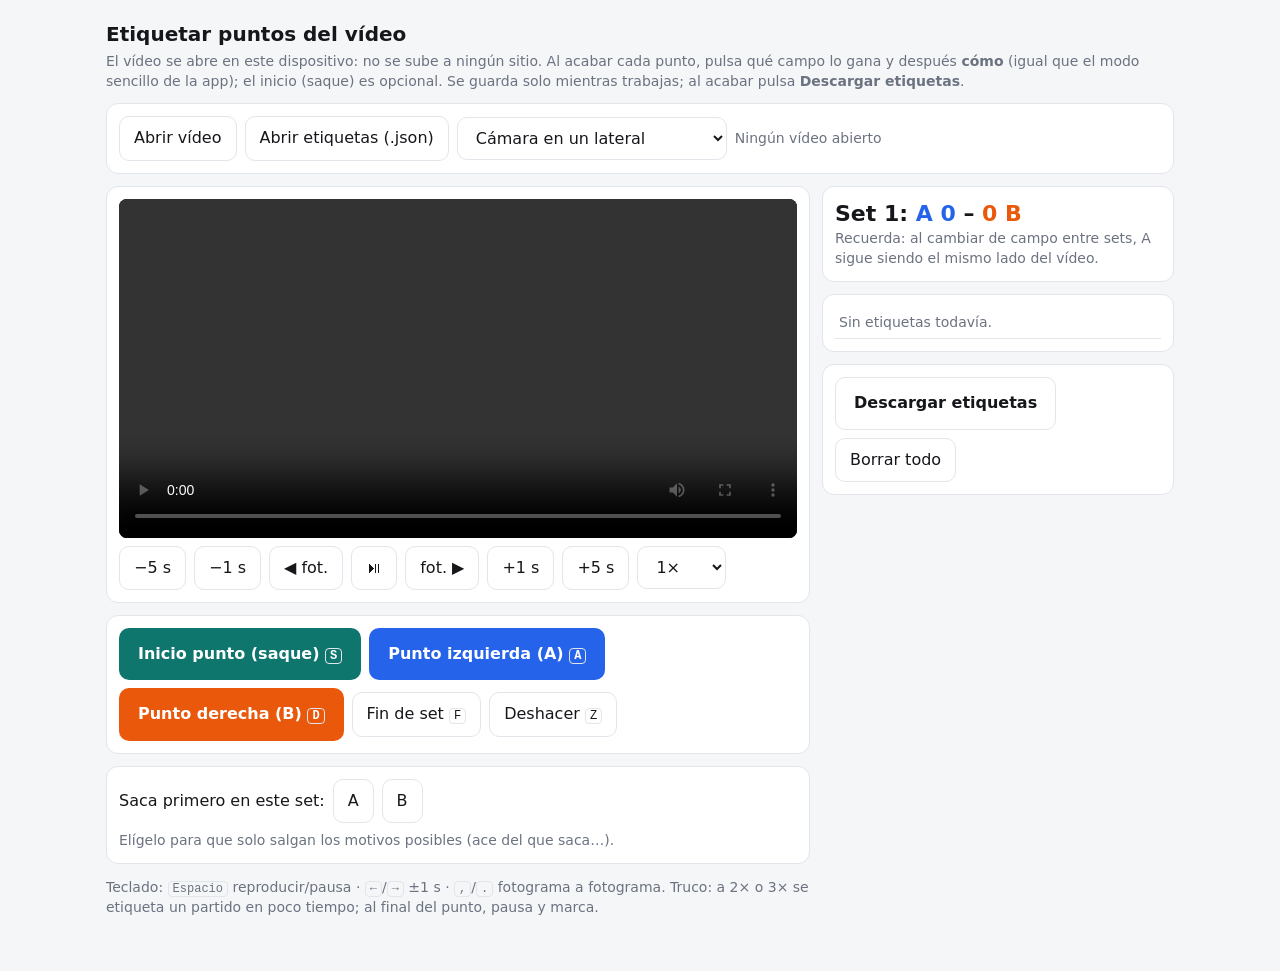
<file: video/etiquetar/index.html>
<!doctype html>
<html lang="es">
<head>
<meta charset="utf-8">
<meta name="viewport" content="width=device-width, initial-scale=1">
<title>Etiquetar puntos</title>
<style>
  :root { --bg:#f5f6f8; --card:#fff; --text:#15171a; --muted:#6b7280; --line:#e2e5ea; --a:#2563eb; --b:#ea580c; --accent:#0f766e; }
  @media (prefers-color-scheme: dark) { :root { --bg:#111317; --card:#1b1e24; --text:#eef0f3; --muted:#9aa1ad; --line:#2c313a; --a:#60a5fa; --b:#fb923c; --accent:#2dd4bf; } }
  * { box-sizing: border-box; }
  body { margin:0; font:16px/1.4 system-ui, -apple-system, sans-serif; background:var(--bg); color:var(--text); }
  main { max-width:1100px; margin:0 auto; padding:12px 16px 40px; }
  h1 { font-size:20px; margin:8px 0 4px; }
  p.hint { color:var(--muted); margin:0 0 12px; font-size:14px; }
  .card { background:var(--card); border:1px solid var(--line); border-radius:12px; padding:12px; margin-bottom:12px; }
  .row { display:flex; flex-wrap:wrap; gap:8px; align-items:center; }
  video { width:100%; max-height:60vh; background:#000; border-radius:8px; display:block; }
  button, select, label.file { font:inherit; padding:10px 14px; border-radius:10px; border:1px solid var(--line); background:var(--card); color:var(--text); cursor:pointer; }
  button:active { transform:scale(.97); }
  .big { font-weight:600; padding:14px 18px; }
  .pa { background:var(--a); color:#fff; border-color:transparent; }
  .pb { background:var(--b); color:#fff; border-color:transparent; }
  .start { background:var(--accent); color:#fff; border-color:transparent; }
  .score { font-size:22px; font-weight:700; font-variant-numeric:tabular-nums; }
  .score .a { color:var(--a); } .score .b { color:var(--b); }
  .muted { color:var(--muted); font-size:14px; }
  ol { margin:0; padding-left:0; list-style:none; max-height:40vh; overflow:auto; }
  li { display:flex; gap:8px; align-items:center; padding:6px 4px; border-bottom:1px solid var(--line); font-variant-numeric:tabular-nums; }
  li .t { cursor:pointer; text-decoration:underline; min-width:78px; }
  li .x { margin-left:auto; padding:4px 10px; }
  kbd { border:1px solid var(--line); border-radius:4px; padding:0 4px; font-size:12px; }
  input[type=file] { display:none; }
  .reason { padding:12px 14px; }
  [data-serve].sel { background:var(--accent); color:#fff; border-color:transparent; }
  .grid { display:grid; grid-template-columns: 1fr; gap:12px; }
  @media (min-width: 900px) { .grid { grid-template-columns: 2fr 1fr; } }
</style>
</head>
<body>
<main>
  <h1>Etiquetar puntos del vídeo</h1>
  <p class="hint">El vídeo se abre en este dispositivo: no se sube a ningún sitio. Al acabar cada punto, pulsa qué campo lo gana y después <b>cómo</b> (igual que el modo sencillo de la app); el inicio (saque) es opcional. Se guarda solo mientras trabajas; al acabar pulsa <b>Descargar etiquetas</b>.</p>

  <div class="card row">
    <label class="file">Abrir vídeo<input type="file" id="file" accept="video/*"></label>
    <label class="file">Abrir etiquetas (.json)<input type="file" id="load" accept="application/json,.json"></label>
    <select id="view" aria-label="Posición de la cámara">
      <option value="lateral">Cámara en un lateral</option>
      <option value="fondo">Cámara detrás de un fondo</option>
    </select>
    <span class="muted" id="name">Ningún vídeo abierto</span>
  </div>

  <div class="grid">
    <div>
      <div class="card">
        <video id="video" playsinline controls></video>
        <div class="row" style="margin-top:8px">
          <button data-seek="-5">−5 s</button>
          <button data-seek="-1">−1 s</button>
          <button data-seek="-0.0333">◀ fot.</button>
          <button id="play">⏯</button>
          <button data-seek="0.0333">fot. ▶</button>
          <button data-seek="1">+1 s</button>
          <button data-seek="5">+5 s</button>
          <select id="rate" aria-label="Velocidad">
            <option value="0.5">0,5×</option><option value="1" selected>1×</option>
            <option value="1.5">1,5×</option><option value="2">2×</option><option value="3">3×</option>
          </select>
        </div>
      </div>
      <div class="card row">
        <button class="big start" id="bStart">Inicio punto (saque) <kbd>S</kbd></button>
        <button class="big pa" id="bA">Punto A <kbd>A</kbd></button>
        <button class="big pb" id="bB">Punto B <kbd>D</kbd></button>
        <button id="bSet">Fin de set <kbd>F</kbd></button>
        <button id="bUndo">Deshacer <kbd>Z</kbd></button>
      </div>
      <div class="card row" id="serveRow">
        <span>Saca primero en este set:</span>
        <button data-serve="A">A</button>
        <button data-serve="B">B</button>
        <span class="muted" id="serveInfo"></span>
      </div>
      <div class="card" id="reasons" hidden>
        <div id="reasonTitle" style="font-weight:600;margin-bottom:8px"></div>
        <div class="row" id="reasonButtons"></div>
      </div>
      <p class="muted">Teclado: <kbd>Espacio</kbd> reproducir/pausa · <kbd>←</kbd>/<kbd>→</kbd> ±1 s · <kbd>,</kbd>/<kbd>.</kbd> fotograma a fotograma. Truco: a 2× o 3× se etiqueta un partido en poco tiempo; al final del punto, pausa y marca.</p>
    </div>
    <div>
      <div class="card">
        <div class="score" id="score"></div>
        <div class="muted" id="sides"></div>
      </div>
      <div class="card">
        <ol id="list"></ol>
      </div>
      <div class="card row">
        <button id="export" class="big">Descargar etiquetas</button>
        <button id="clear">Borrar todo</button>
      </div>
    </div>
  </div>
</main>
<script>
const $ = (s) => document.querySelector(s);
const video = $('#video');
let state = { video: null, view: 'lateral', events: [] };
let key = null;

const SIDE_NAMES = {
  lateral: { A: 'A (campo izquierdo)', B: 'B (campo derecho)' },
  fondo: { A: 'A (campo cercano)', B: 'B (campo lejano)' },
};

function save() {
  if (!key) return;
  try { localStorage.setItem(key, JSON.stringify(state)); } catch { /* sin almacenamiento */ }
}

function fmt(t) {
  const m = Math.floor(t / 60);
  return `${m}:${(t - m * 60).toFixed(1).padStart(4, '0')}`;
}

// Motivos del punto (los mismos que el modo sencillo de la app).
const REASONS = [
  { id: 'ace', label: 'Ace', own: true },
  { id: 'ataque', label: 'Ataque', own: true },
  { id: 'bloqueo', label: 'Bloqueo', own: true },
  { id: 'error_saque', label: 'Error de saque', own: false },
  { id: 'error', label: 'Error', own: false },
  { id: 'extra', label: '+1 (no sé)', own: null },
  // Etiquetas de versiones anteriores (solo para mostrarlas).
  { id: 'error_ataque', label: 'Error de ataque', own: false, legacy: true },
  { id: 'error_recepcion', label: 'Error de recepción/defensa', own: false, legacy: true },
];
let pending = null; // punto marcado a falta de elegir el motivo

// Quién saca en el momento actual del vídeo: el primero del set o el que ganó el punto anterior.
function serverAt(t) {
  let server = state.firstServe?.[1] ?? null;
  let set = 1;
  for (const e of state.events) {
    if (e.t > t) break;
    if (e.type === 'set') { set++; server = state.firstServe?.[set] ?? null; }
    else if (e.type === 'point') server = e.side;
  }
  return { server, set };
}

function add(type, side, extra = {}) {
  if (!state.video) return alert('Abre primero el vídeo.');
  state.events.push({ t: Math.round(video.currentTime * 100) / 100, type, ...(side ? { side } : {}), ...extra });
  state.events.sort((a, b) => a.t - b.t);
  save();
  render();
}

function askReason(side) {
  if (!state.video) return alert('Abre primero el vídeo.');
  video.pause();
  pending = { side, t: Math.round(video.currentTime * 100) / 100 };
  const { server } = serverAt(pending.t);
  const other = side === 'A' ? 'B' : 'A';
  const list = REASONS.filter((r) => !r.legacy && (!server || (r.id === 'ace' ? server === side : r.id === 'error_saque' ? server === other : true)));
  $('#reasonTitle').textContent = `Punto ${side}: ¿cómo? (teclas 1-${list.length}, Esc cancela)`;
  $('#reasonButtons').innerHTML = list.map((r, i) => `<button class="reason ${side === 'A' ? 'pa' : 'pb'}" data-how="${r.id}">${i + 1}. ${r.own === false ? `${r.label} de ${other}` : r.label}</button>`).join('')
    + '<button data-how="">Cancelar</button>';
  $('#reasons').hidden = false;
}

function chooseReason(how) {
  if (!pending) return;
  if (how !== null && how !== '') {
    state.events.push({ t: pending.t, type: 'point', side: pending.side, how });
    state.events.sort((a, b) => a.t - b.t);
    save();
  }
  pending = null;
  $('#reasons').hidden = true;
  render();
}

function render() {
  const names = SIDE_NAMES[state.view];
  $('#bA').firstChild.textContent = `Punto ${state.view === 'lateral' ? 'izquierda' : 'cerca'} (A) `;
  $('#bB').firstChild.textContent = `Punto ${state.view === 'lateral' ? 'derecha' : 'lejos'} (B) `;
  $('#view').value = state.view;
  // Marcador por sets.
  let set = 1, a = 0, b = 0;
  const sets = [];
  const rows = state.events.map((e, i) => {
    let label;
    if (e.type === 'point') {
      e.side === 'A' ? a++ : b++;
      const r = REASONS.find((x) => x.id === e.how);
      label = `Punto ${names[e.side]} · ${a}-${b}${r ? ` · ${r.own === false ? `${r.label} de ${e.side === 'A' ? 'B' : 'A'}` : r.label}` : ''}`;
    } else if (e.type === 'start') {
      label = 'Inicio de punto';
    } else {
      sets.push(`${a}-${b}`);
      label = `Fin del set ${set} (${a}-${b})`;
      set++; a = 0; b = 0;
    }
    return `<li><span class="t" data-t="${e.t}">${fmt(e.t)}</span><span>${label}</span><button class="x" data-del="${i}" aria-label="Borrar">✕</button></li>`;
  });
  $('#list').innerHTML = rows.reverse().join('') || '<li class="muted">Sin etiquetas todavía.</li>';
  $('#score').innerHTML = `Set ${set}: <span class="a">A ${a}</span> – <span class="b">${b} B</span>`;
  $('#sides').textContent = sets.length ? `Sets anteriores: ${sets.join(', ')}` : 'Recuerda: al cambiar de campo entre sets, A sigue siendo el mismo lado del vídeo.';
  const first = state.firstServe?.[set] ?? null;
  document.querySelectorAll('[data-serve]').forEach((b) => b.classList.toggle('sel', b.dataset.serve === first));
  const now = serverAt(video.currentTime || 0).server;
  $('#serveInfo').textContent = first ? `Ahora saca ${now ?? '?'}` : 'Elígelo para que solo salgan los motivos posibles (ace del que saca…).';
}

$('#file').addEventListener('change', (ev) => {
  const f = ev.target.files[0];
  if (!f) return;
  video.src = URL.createObjectURL(f);
  key = `voley-etiquetas:${f.name}:${f.size}`;
  let saved = null;
  try { saved = JSON.parse(localStorage.getItem(key)); } catch { /* nada guardado */ }
  state = saved || { video: f.name, view: state.view, events: [] };
  state.video = f.name;
  $('#name').textContent = `${f.name}${saved ? ' · etiquetas recuperadas' : ''}`;
  render();
});

$('#load').addEventListener('change', async (ev) => {
  const f = ev.target.files[0];
  if (!f) return;
  try {
    const data = JSON.parse(await f.text());
    state.events = (data.events || []).sort((a, b) => a.t - b.t);
    state.view = data.view || state.view;
    save();
    render();
  } catch { alert('El archivo no es un JSON de etiquetas válido.'); }
});

$('#view').addEventListener('change', (e) => { state.view = e.target.value; save(); render(); });
$('#rate').addEventListener('change', (e) => { video.playbackRate = Number(e.target.value); });
$('#play').addEventListener('click', () => (video.paused ? video.play() : video.pause()));
document.querySelectorAll('[data-seek]').forEach((b) => b.addEventListener('click', () => {
  video.currentTime = Math.max(0, video.currentTime + Number(b.dataset.seek));
}));
$('#bStart').addEventListener('click', () => add('start'));
$('#bA').addEventListener('click', () => askReason('A'));
$('#bB').addEventListener('click', () => askReason('B'));
$('#reasonButtons').addEventListener('click', (e) => {
  const b = e.target.closest('[data-how]');
  if (b) chooseReason(b.dataset.how);
});
document.querySelectorAll('[data-serve]').forEach((b) => b.addEventListener('click', () => {
  const { set } = serverAt(video.currentTime || 0);
  state.firstServe = { ...(state.firstServe || {}), [set]: b.dataset.serve };
  save();
  render();
}));
$('#bSet').addEventListener('click', () => add('set'));
$('#bUndo').addEventListener('click', () => {
  // Deshace la última etiqueta añadida en el tiempo más cercano al actual.
  if (!state.events.length) return;
  let best = 0;
  state.events.forEach((e, i) => { if (Math.abs(e.t - video.currentTime) < Math.abs(state.events[best].t - video.currentTime)) best = i; });
  state.events.splice(best, 1);
  save();
  render();
});
$('#list').addEventListener('click', (e) => {
  const t = e.target.closest('[data-t]');
  if (t) { video.currentTime = Number(t.dataset.t); return; }
  const d = e.target.closest('[data-del]');
  if (d) { state.events.splice(Number(d.dataset.del), 1); save(); render(); }
});
$('#export').addEventListener('click', () => {
  const blob = new Blob([JSON.stringify({ version: 1, ...state }, null, 2)], { type: 'application/json' });
  const a = document.createElement('a');
  a.href = URL.createObjectURL(blob);
  a.download = `${(state.video || 'video').replace(/\.[^.]+$/, '')}_etiquetas.json`;
  a.click();
});
$('#clear').addEventListener('click', () => {
  if (confirm('¿Borrar todas las etiquetas de este vídeo?')) { state.events = []; save(); render(); }
});
document.addEventListener('keydown', (e) => {
  if (e.target.tagName === 'INPUT' || e.target.tagName === 'SELECT') return;
  const k = e.key.toLowerCase();
  if (pending) {
    const btns = [...document.querySelectorAll('#reasonButtons [data-how]')].filter((b) => b.dataset.how);
    if (/^[1-9]$/.test(k) && btns[Number(k) - 1]) chooseReason(btns[Number(k) - 1].dataset.how);
    else if (k === 'escape') chooseReason('');
    return;
  }
  if (k === ' ') { e.preventDefault(); video.paused ? video.play() : video.pause(); }
  else if (k === 's') add('start');
  else if (k === 'a') askReason('A');
  else if (k === 'd') askReason('B');
  else if (k === 'f') add('set');
  else if (k === 'z') $('#bUndo').click();
  else if (k === 'arrowleft') video.currentTime -= 1;
  else if (k === 'arrowright') video.currentTime += 1;
  else if (k === ',') video.currentTime -= 1 / 30;
  else if (k === '.') video.currentTime += 1 / 30;
});
video.addEventListener('seeked', render);
video.addEventListener('pause', render);
render();
</script>
</body>
</html>
</file>
